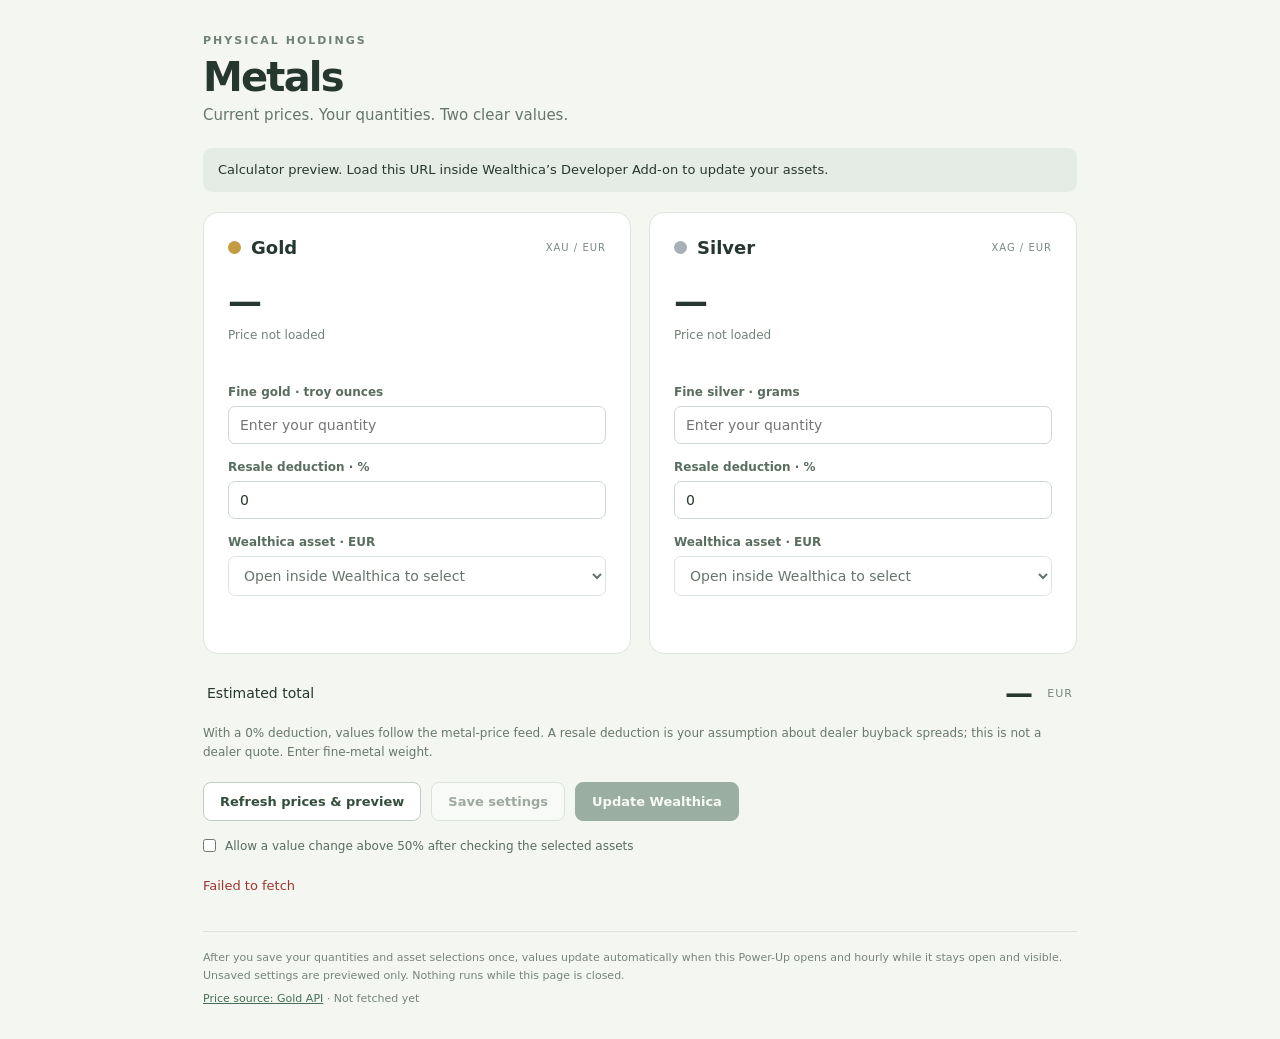
<file: index.html>
<!doctype html>
<html lang="en">
<head>
  <meta charset="utf-8">
  <meta name="viewport" content="width=device-width, initial-scale=1">
  <meta name="referrer" content="no-referrer">
  <meta name="robots" content="noindex, nofollow">
  <title>Metals · Wealthica Power-Up</title>
  <link rel="stylesheet" href="styles.css">
  <script defer src="vendor/addon.min.js"></script>
  <script type="module" src="app.mjs"></script>
</head>
<body>
<main>
  <header><div class="eyebrow">PHYSICAL HOLDINGS</div><h1>Metals</h1><p>Current prices. Your quantities. Two clear values.</p></header>
  <div id="connection" class="banner" role="status">Opening calculator…</div>
  <form id="settings">
    <div class="cards">
      <section class="card gold"><div class="metal-label"><span class="dot"></span><h2>Gold</h2><span class="unit">XAU / EUR</span></div>
        <div class="value" id="gold-value">—</div><div class="quote" id="gold-quote">Price not loaded</div>
        <label for="gold-oz">Fine gold · troy ounces</label><input id="gold-oz" type="number" min="0.000001" step="any" inputmode="decimal" placeholder="Enter your quantity" required>
        <label for="gold-discount">Resale deduction · %</label><input id="gold-discount" type="number" min="0" max="99.99" step="any" inputmode="decimal" value="0">
        <label for="gold-asset">Wealthica asset · EUR</label><select id="gold-asset" disabled><option value="">Open inside Wealthica to select</option></select>
        <div class="change" id="gold-change"></div>
      </section>
      <section class="card silver"><div class="metal-label"><span class="dot"></span><h2>Silver</h2><span class="unit">XAG / EUR</span></div>
        <div class="value" id="silver-value">—</div><div class="quote" id="silver-quote">Price not loaded</div>
        <label for="silver-grams">Fine silver · grams</label><input id="silver-grams" type="number" min="0.000001" step="any" inputmode="decimal" placeholder="Enter your quantity" required>
        <label for="silver-discount">Resale deduction · %</label><input id="silver-discount" type="number" min="0" max="99.99" step="any" inputmode="decimal" value="0">
        <label for="silver-asset">Wealthica asset · EUR</label><select id="silver-asset" disabled><option value="">Open inside Wealthica to select</option></select>
        <div class="change" id="silver-change"></div>
      </section>
    </div>
    <div class="total"><span>Estimated total</span><strong id="total-value">—</strong><span class="currency">EUR</span></div>
    <p class="explanation">With a 0% deduction, values follow the metal-price feed. A resale deduction is your assumption about dealer buyback spreads; this is not a dealer quote. Enter fine-metal weight.</p>
    <div class="actions"><button id="refresh" type="button">Refresh prices &amp; preview</button><button id="save" type="button" class="secondary" disabled>Save settings</button><button id="update" type="button" class="primary" disabled>Update Wealthica</button></div>
    <label class="check"><input id="large-change" type="checkbox"> Allow a value change above 50% after checking the selected assets</label>
  </form>
  <div id="status" class="status" role="status" aria-live="polite">Enter your quantities to calculate their value.</div>
  <div id="results" class="results" aria-live="polite"></div>
  <footer><p>After you save your quantities and asset selections once, values update automatically when this Power-Up opens and hourly while it stays open and visible. Unsaved settings are previewed only. Nothing runs while this page is closed.</p><p><a href="https://gold-api.com/docs" target="_blank" rel="noopener noreferrer">Price source: Gold API</a> · <span id="retrieved">Not fetched yet</span></p></footer>
</main>
</body>
</html>
</file>
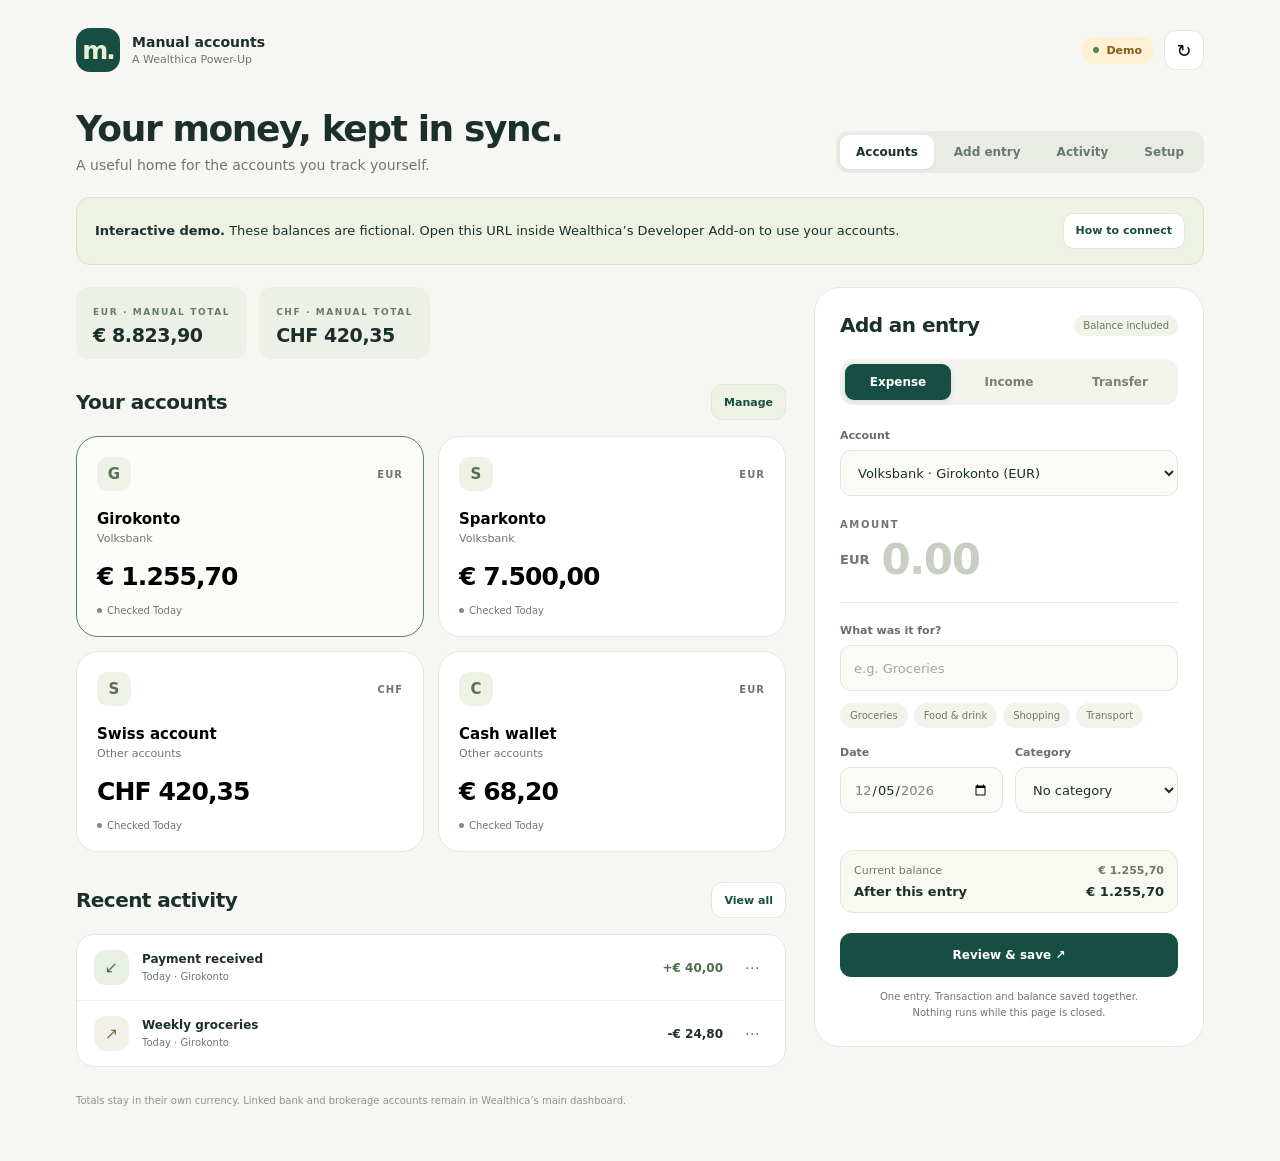
<file: accounts/index.html>
<!doctype html>
<html lang="en">
<head>
  <meta charset="utf-8">
  <meta name="viewport" content="width=device-width, initial-scale=1, viewport-fit=cover">
  <meta name="robots" content="noindex,nofollow,noarchive">
  <meta name="referrer" content="no-referrer">
  <meta name="theme-color" content="#f6f7f3">
  <meta http-equiv="Content-Security-Policy" content="default-src 'self'; script-src 'self'; style-src 'self'; img-src 'self' data:; connect-src 'none'; object-src 'none'; base-uri 'none'; form-action 'none'">
  <title>Manual Accounts · Wealthica</title>
  <link rel="icon" href="icon.svg" type="image/svg+xml">
  <link rel="stylesheet" href="styles.css">
  <script defer src="../vendor/addon.min.js"></script>
  <script type="module" src="app.mjs"></script>
</head>
<body>
  <main id="app"><div class="loading"><span class="brand-mark">m.</span><h1>Manual accounts</h1><p>Opening your workspace…</p></div></main>
  <div id="toast" role="status" aria-live="polite"></div>
  <dialog id="review-dialog" aria-labelledby="review-title"></dialog>
  <dialog id="edit-dialog" aria-labelledby="edit-title"></dialog>
  <script type="module" src="boot.mjs"></script>
</body>
</html>
</file>
<file: styles.css>
:root{color-scheme:light;font-family:system-ui,-apple-system,BlinkMacSystemFont,"Segoe UI",sans-serif;color:#25372f;background:#f4f6f2;font-synthesis:none}*{box-sizing:border-box}body{margin:0}main{max-width:930px;margin:auto;padding:34px 28px 26px}header{margin-bottom:24px}.eyebrow{font-size:11px;font-weight:750;letter-spacing:2px;color:#708176}h1{font-size:40px;letter-spacing:-1.8px;margin:7px 0 6px;font-weight:650}header p{margin:0;color:#64766c;font-size:15px}.banner{padding:12px 15px;border-radius:9px;background:#e5ece6;margin-bottom:20px;font-size:13px;line-height:1.5}.cards{display:grid;grid-template-columns:1fr 1fr;gap:18px}.card{background:#fff;border:1px solid #dee5de;border-radius:15px;padding:24px}.metal-label{display:flex;align-items:center;gap:10px;margin-bottom:23px}.dot{height:13px;width:13px;border-radius:50%;background:#c49b43}.silver .dot{background:#a5b1b7}h2{font-size:18px;margin:0;font-weight:650}.unit{margin-left:auto;font-size:10px;letter-spacing:1px;color:#7b8880}.value{font-size:34px;letter-spacing:-1px;font-weight:630;font-variant-numeric:tabular-nums}.quote{font-size:12px;line-height:1.7;color:#738078;min-height:42px;margin-top:4px;margin-bottom:18px}label{display:block;font-size:12px;font-weight:600;color:#596d60;margin:16px 0 7px}input,select{width:100%;border:1px solid #cdd8cf;background:#fff;color:#263b2e;border-radius:7px;padding:10px 11px;font:inherit;font-size:14px}input:focus,select:focus{outline:2px solid #98bba2;outline-offset:1px}.change{font-size:12px;margin-top:15px;min-height:18px;color:#58705e}.total{display:flex;align-items:center;gap:15px;padding:23px 4px 14px}.total>span:first-child{font-size:14px}.total strong{margin-left:auto;font-size:28px;font-weight:650;letter-spacing:-.7px;font-variant-numeric:tabular-nums}.currency{font-size:11px;letter-spacing:1px;color:#79877d}.explanation{font-size:12px;line-height:1.6;color:#66786c;margin:0 0 20px}.actions{display:flex;gap:10px;flex-wrap:wrap}button{border:1px solid #bfcfc3;background:#fff;border-radius:8px;padding:11px 16px;color:#344e3c;font:inherit;font-size:13px;font-weight:600;cursor:pointer}button:hover:not(:disabled){background:#eaf0eb}.primary{background:#2e5940;border-color:#2e5940;color:#fff}.primary:hover:not(:disabled){background:#21462f}button:disabled{opacity:.45;cursor:default}.check{display:flex;gap:9px;align-items:flex-start;line-height:1.5;font-size:12px;font-weight:400}.check input{width:auto;margin:2px 0 0}.status{padding:14px 0;font-size:13px;line-height:1.6}.status.error{color:#9d3630}.status.success{color:#235a39}.results{font-size:13px;line-height:1.8}.result-row{padding:7px 11px;margin:5px 0;border-radius:6px;background:#e6eee7}.result-row.unconfirmed{background:#fff0dc;color:#83551d}footer{border-top:1px solid #dce4dc;margin-top:20px;padding-top:13px;font-size:11px;line-height:1.7;color:#77847b}footer p{margin:4px 0}a{color:#476e54}@media(max-width:600px){main{padding:22px 16px}.cards{grid-template-columns:1fr}.card{padding:20px}h1{font-size:34px}.value{font-size:31px}.total strong{font-size:24px}.actions button{flex:1 1 100%}}
</file>
<file: accounts/styles.css>
:root{color-scheme:light;--bg:#f6f7f3;--surface:#fff;--ink:#1b302a;--muted:#6b7871;--line:#e3e8df;--green:#174e43;--lime:#e9f0cf;--danger:#a13b35;--radius:22px;font-family:Inter,ui-sans-serif,system-ui,-apple-system,BlinkMacSystemFont,"Segoe UI",sans-serif;font-synthesis:none}
*{box-sizing:border-box}body{margin:0;background:var(--bg);color:var(--ink)}button,input,select,textarea{font:inherit}button,a,input,select,textarea{-webkit-tap-highlight-color:transparent}button{cursor:pointer}button:disabled{opacity:.48;cursor:not-allowed}button:focus-visible,a:focus-visible{outline:3px solid #99bb73;outline-offset:3px}input:focus,select:focus,textarea:focus{outline:2px solid #70977e;outline-offset:1px}button{border:0}a{color:var(--green)}[hidden]{display:none!important}h1,h2,h3,p{margin:0}h1{font-size:clamp(27px,4vw,36px);letter-spacing:-1.4px;font-weight:650}h2{font-size:20px;letter-spacing:-.55px;font-weight:650}h3{font-size:15px}.muted{color:var(--muted)}.small{font-size:13px;line-height:1.55}.eyebrow{font-size:10px;letter-spacing:1.6px;font-weight:750;text-transform:uppercase;color:var(--muted)}.brand-mark{display:grid;place-items:center;background:var(--green);color:var(--lime);width:44px;height:44px;border-radius:14px;font-weight:750;font-size:25px;letter-spacing:-2px}.loading{padding:80px 30px;text-align:center}.loading .brand-mark{margin:0 auto 20px}.loading p{margin-top:14px}.shell{max-width:1200px;margin:auto;padding:28px 36px 52px}.topbar{display:flex;align-items:center;justify-content:space-between;gap:20px;margin-bottom:36px}.brand{display:flex;align-items:center;gap:12px}.brand-name{font-size:14px;font-weight:700}.brand-sub{font-size:11px;color:var(--muted);margin-top:3px}.top-actions{display:flex;gap:10px;align-items:center}.pill{border-radius:100px;padding:7px 12px;display:inline-flex;align-items:center;gap:7px;font-size:11px;font-weight:650;background:#e8efe4}.pill.demo{background:#fff0d4;color:#805c19}.dot{width:6px;height:6px;border-radius:50%;background:#56855a}.icon-button{border:1px solid var(--line);background:var(--surface);border-radius:12px;width:40px;height:40px;display:grid;place-items:center;font-size:18px}.welcome{display:flex;justify-content:space-between;align-items:flex-end;gap:15px;margin-bottom:24px}.welcome p{font-size:14px;color:var(--muted);margin-top:8px}.desktop-nav{display:flex;gap:4px;background:#e9ece4;padding:4px;border-radius:12px}.desktop-nav button{background:transparent;padding:10px 16px;border-radius:9px;font-size:12px;color:var(--muted);font-weight:650}.desktop-nav button.active{background:white;color:var(--ink);box-shadow:0 1px 3px #192b2110}.banner{padding:15px 18px;border:1px solid #d9e3cf;background:#edf2e5;border-radius:14px;margin-bottom:22px;font-size:13px;line-height:1.55;display:flex;align-items:center;justify-content:space-between;gap:16px}.banner.warning{background:#fff2df;border-color:#ead8b7}.banner.error{background:#fff0ed;border-color:#ecc7bf;color:#7e342d}.banner button{white-space:nowrap}.workspace{display:grid;grid-template-columns:minmax(0,1fr) 390px;gap:28px;align-items:start}.section-head{display:flex;justify-content:space-between;align-items:center;margin:4px 0 16px;gap:10px}.section-head .small{font-size:12px}.summary{display:flex;gap:12px;flex-wrap:wrap;margin-bottom:25px}.currency-summary{padding:13px 17px;background:#edf0e7;border-radius:14px;min-width:120px}.currency-summary .eyebrow{font-size:9px}.currency-summary strong{display:block;font-size:19px;font-weight:650;margin-top:5px;letter-spacing:-.4px;font-variant-numeric:tabular-nums}.account-grid{display:grid;grid-template-columns:repeat(2,minmax(0,1fr));gap:14px}.account-card{background:var(--surface);border:1px solid var(--line);border-radius:var(--radius);padding:20px;text-align:left;min-width:0;transition:border .15s,transform .15s;width:100%;position:relative}.account-card:hover{border-color:#9aaf94;transform:translateY(-2px)}.account-card.selected{border:1.5px solid #5a8366;background:#fbfcf8}.account-top{display:flex;align-items:center;justify-content:space-between;margin-bottom:19px;gap:8px}.account-icon{width:34px;height:34px;border-radius:11px;background:#eef1e5;display:grid;place-items:center;color:#547251;font-size:15px;font-weight:700}.account-currency{font-size:10px;color:var(--muted);font-weight:650;letter-spacing:1px}.account-name{font-size:15px;font-weight:650;white-space:nowrap;text-overflow:ellipsis;overflow:hidden}.institution-name{font-size:11px;color:var(--muted);margin-top:4px}.account-balance{font-size:25px;font-weight:600;letter-spacing:-.9px;margin-top:17px;font-variant-numeric:tabular-nums}.account-footer{font-size:10px;color:var(--muted);margin-top:14px;display:flex;align-items:center;gap:5px}.tiny-dot{width:5px;height:5px;background:#78936c;border-radius:50%}.account-footer.needs{color:#976728}.recent-section{margin-top:30px}.activity-list{background:white;border:1px solid var(--line);border-radius:18px;overflow:hidden}.activity-row{display:flex;align-items:center;gap:13px;padding:15px 17px;border-bottom:1px solid #eff1eb}.activity-row:last-child{border-bottom:0}.activity-icon{width:35px;height:35px;border-radius:12px;background:#f2f1e9;color:#777451;display:grid;place-items:center;flex-shrink:0}.activity-icon.income{background:#e8f0e3;color:#54734d}.activity-icon.transfer,.activity-icon.external{background:#e9edf6;color:#65739b}.activity-text{min-width:0;flex:1}.activity-text strong{display:block;font-size:12px;font-weight:600;white-space:nowrap;text-overflow:ellipsis;overflow:hidden}.activity-text small{display:block;font-size:10px;color:var(--muted);margin-top:4px;line-height:1.4}.activity-amount{text-align:right;font-size:12px;font-weight:600;white-space:nowrap;font-variant-numeric:tabular-nums}.activity-amount.positive{color:#4b7046}.activity-edit{background:transparent;color:var(--muted);padding:8px 5px;font-size:15px;min-width:32px}.empty{padding:30px 20px;text-align:center;color:var(--muted);font-size:13px;line-height:1.6;background:white;border:1px dashed #d9dfd2;border-radius:18px}.empty strong{display:block;color:var(--ink);margin-bottom:6px}.entry-panel{background:white;border:1px solid var(--line);border-radius:26px;padding:25px;position:sticky;top:20px}.panel-head{display:flex;align-items:center;justify-content:space-between;margin-bottom:22px}.panel-head span{font-size:10px;background:#f0f3e9;color:#68765d;border-radius:100px;padding:5px 9px}.type-tabs{display:grid;grid-template-columns:repeat(3,1fr);gap:5px;padding:5px;background:#f1f3ec;border-radius:13px;margin-bottom:24px}.type-tabs button{padding:11px 4px;border-radius:9px;background:transparent;font-size:12px;font-weight:650;color:#778174}.type-tabs button.active{color:white;background:var(--green);box-shadow:0 2px 5px #174e4320}.field{margin-bottom:17px}.field label{display:block;font-size:11px;font-weight:650;color:#647265;margin-bottom:8px}.field input,.field select,.field textarea{width:100%;background:#fafbf7;border:1px solid #e0e6d9;border-radius:11px;padding:12px 13px;color:var(--ink);min-height:46px;font-size:13px}.field select{padding-right:24px}.field textarea{resize:vertical;min-height:64px}.field input::placeholder{color:#a0a998}.amount-wrap{display:flex;align-items:center;gap:12px;border-bottom:1px solid var(--line);padding:3px 0 18px;margin-bottom:21px}.amount-wrap span{font-size:13px;font-weight:650;color:var(--muted)}.amount-wrap input{border:0;background:transparent;font-size:42px;letter-spacing:-1.4px;font-weight:600;width:100%;min-width:0;padding:0;outline-offset:6px;font-variant-numeric:tabular-nums}.amount-wrap input::placeholder{color:#c8cfc1}.row-fields{display:grid;grid-template-columns:1fr 1fr;gap:12px}.chips{display:flex;gap:6px;flex-wrap:wrap;margin-top:-5px;margin-bottom:18px}.chips button{background:#f2f4ec;color:#6b7965;font-size:10px;padding:7px 10px;border-radius:100px}.chips button:hover{background:#e4ecd7}.balance-preview{border:1px solid #e0e7d7;background:#f8faf2;border-radius:13px;padding:13px;margin:20px 0}.balance-preview .line{display:flex;justify-content:space-between;align-items:center;gap:8px;font-size:11px;margin-bottom:7px;color:var(--muted)}.balance-preview .line:last-child{margin:0;font-weight:650;color:var(--ink);font-size:13px}.balance-preview .line strong{font-variant-numeric:tabular-nums;font-weight:650}.button{border:1px solid var(--line);background:white;color:var(--green);padding:12px 17px;border-radius:11px;font-size:12px;font-weight:650;min-height:44px}.button.primary{background:var(--green);border-color:var(--green);color:white}.button.soft{background:#edf2e4;border-color:#e1e8d6}.button.danger{color:var(--danger);border-color:#e5c7c0;background:#fff8f5}.button.full{width:100%}.button.compact{padding:8px 12px;min-height:36px;font-size:11px}.entry-note{font-size:10px;line-height:1.6;text-align:center;color:var(--muted);margin-top:12px}.inline-error{color:var(--danger);font-size:12px;line-height:1.5;margin:12px 0}.settings-panel{max-width:800px}.settings-section{background:white;border:1px solid var(--line);border-radius:22px;padding:24px;margin-bottom:18px}.settings-section h2{margin-bottom:9px}.settings-section>.small{margin-bottom:20px}.setup-row{display:flex;align-items:center;justify-content:space-between;gap:12px;padding:16px 0;border-top:1px solid var(--line)}.setup-row .setup-name{font-size:13px;font-weight:650}.setup-row .small{font-size:11px;margin-top:3px}.check-label{display:flex;align-items:flex-start;gap:10px;font-size:12px;color:var(--muted);line-height:1.6;margin:14px 0}.check-label input{accent-color:var(--green);width:17px;height:17px;margin-top:2px;flex-shrink:0}.setup-form{max-width:460px}.setup-form .button{margin-top:4px}.action-row{display:flex;gap:10px;flex-wrap:wrap}.hint-list{padding-left:18px;font-size:12px;line-height:1.8;color:var(--muted)}.hint-list li{margin:7px 0}.status-badge{padding:5px 8px;border-radius:100px;background:#e8f0df;font-size:10px;color:#54714a}.status-badge.off{background:#f3eee2;color:#8c7854}.settings-section details{margin-top:16px;font-size:12px;color:var(--muted);line-height:1.7}.settings-section summary{cursor:pointer;color:var(--ink)}.pending-steps{font-size:12px;line-height:1.8;padding-left:20px}.mobile-nav{display:none}#toast{position:fixed;bottom:25px;left:50%;transform:translate(-50%,20px);opacity:0;pointer-events:none;background:#203c31;color:white;padding:13px 20px;border-radius:13px;font-size:12px;max-width:90vw;z-index:20;transition:.2s}#toast.show{opacity:1;transform:translate(-50%,0)}#toast.error{background:#873d34}dialog{border:1px solid var(--line);border-radius:24px;padding:26px;max-width:480px;width:calc(100% - 32px);color:var(--ink);box-shadow:0 20px 80px #173d3025}dialog::backdrop{background:#172b2655;backdrop-filter:blur(3px)}.dialog-head{display:flex;justify-content:space-between;align-items:center;margin-bottom:16px;gap:10px}.dialog-head .close{background:#f1f3ec;color:var(--muted);border-radius:50%;width:32px;height:32px;font-size:18px}.dialog-actions{display:flex;gap:10px;margin-top:20px}.dialog-actions .primary{flex:1}.review-type{color:var(--muted);font-size:12px;margin-bottom:14px}.review-name{font-size:17px;margin:10px 0 20px;font-weight:600;overflow-wrap:anywhere}.review-balance{background:#f2f6e9;border-radius:13px;padding:15px;margin-top:10px}.review-balance small{display:block;font-size:11px;color:var(--muted);margin-bottom:7px}.review-balance strong{font-size:18px;font-weight:600}.view-activity .activity-list{max-width:850px}.activity-filter{display:flex;gap:12px;align-items:center;margin-bottom:20px}.activity-filter select{padding:10px 14px;border:1px solid var(--line);border-radius:10px;background:white;max-width:100%;font-size:12px}.privacy-foot{margin-top:25px;font-size:10px;color:#8b9687;line-height:1.7}.no-accounts{grid-column:1/-1}.busy-indicator{height:3px;background:var(--green);position:fixed;top:0;left:0;width:100%;z-index:99;animation:pulse 1s ease-in-out infinite}@keyframes pulse{50%{opacity:.3}}
@media(min-width:761px){.view-entry .workspace{grid-template-columns:minmax(0,1fr) 390px}.view-entry .accounts-side{display:block}}
@media(max-width:1000px){.shell{padding:24px}.workspace{gap:20px;grid-template-columns:minmax(0,1fr) 345px}.entry-panel{padding:21px}.account-card{padding:17px}.account-balance{font-size:22px}}
@media(max-width:760px){.shell{padding:20px 18px 110px}.topbar{margin-bottom:27px}.brand-mark{width:37px;height:37px;font-size:23px;border-radius:12px}.brand-sub{font-size:10px}.top-actions{gap:8px}.top-actions .pill{padding:6px 9px;font-size:10px}.icon-button{width:35px;height:35px;border-radius:10px}.welcome{margin-bottom:22px}.welcome h1{font-size:29px;letter-spacing:-1px}.welcome p{font-size:12px;line-height:1.5;max-width:265px}.desktop-nav{display:none}.workspace{display:block}.account-grid{gap:11px}.account-card{padding:17px;border-radius:19px}.account-top{margin-bottom:17px}.account-balance{font-size:23px;letter-spacing:-.8px}.account-name{font-size:13px}.institution-name{font-size:10px}.account-footer{font-size:9px;margin-top:13px}.currency-summary{min-width:100px;padding:11px 13px}.currency-summary strong{font-size:17px}.summary{gap:9px;margin-bottom:23px}.view-home .entry-panel{display:none}.view-entry .accounts-side{display:none}.entry-panel{position:static;padding:22px;border-radius:22px}.section-head{margin-bottom:14px}.section-head h2{font-size:18px}.banner{padding:13px 14px;font-size:11px;align-items:flex-start;gap:9px}.banner .button{padding:7px 10px;font-size:10px;min-height:32px}.settings-section{padding:20px;border-radius:20px}.settings-section h2{font-size:19px}.settings-section>.small{font-size:12px}.setup-row{gap:10px}.setup-row .setup-name{font-size:12px}.setup-row .small{font-size:10px}.setup-row .button{padding:7px 10px;font-size:10px;min-height:36px}.mobile-nav{display:grid;grid-template-columns:repeat(4,1fr);position:fixed;bottom:0;left:0;right:0;padding:9px 13px calc(9px + env(safe-area-inset-bottom));background:#fffffff5;border-top:1px solid var(--line);backdrop-filter:blur(16px);z-index:10}.mobile-nav button{background:transparent;border-radius:12px;min-height:48px;color:#819078;font-size:9px;font-weight:650;display:flex;align-items:center;justify-content:center;flex-direction:column;gap:5px}.mobile-nav button span{font-size:19px;line-height:20px}.mobile-nav button.active{background:#edf3e2;color:var(--green)}#toast{bottom:90px;width:max-content;max-width:calc(100vw - 35px);font-size:11px}.activity-row{padding:14px 13px;gap:10px}.activity-text strong{font-size:12px}.activity-amount{font-size:11px}.activity-icon{width:31px;height:31px;border-radius:10px}.activity-filter{flex-wrap:wrap}.recent-section{margin-top:25px}.privacy-foot{font-size:9px}.row-fields{gap:10px}.amount-wrap input{font-size:43px}.dialog-actions .button{font-size:11px;padding:11px 13px}}
@media(max-width:350px){.shell{padding-left:13px;padding-right:13px}.account-card{padding:14px}.account-balance{font-size:20px}.brand-sub{display:none}}
.nav-icon{display:block;width:20px;height:20px;flex-shrink:0}
@media(max-width:760px){.view-entry .welcome{display:none}}
@media(prefers-reduced-motion:reduce){*{animation:none!important;transition:none!important}}
</file>
